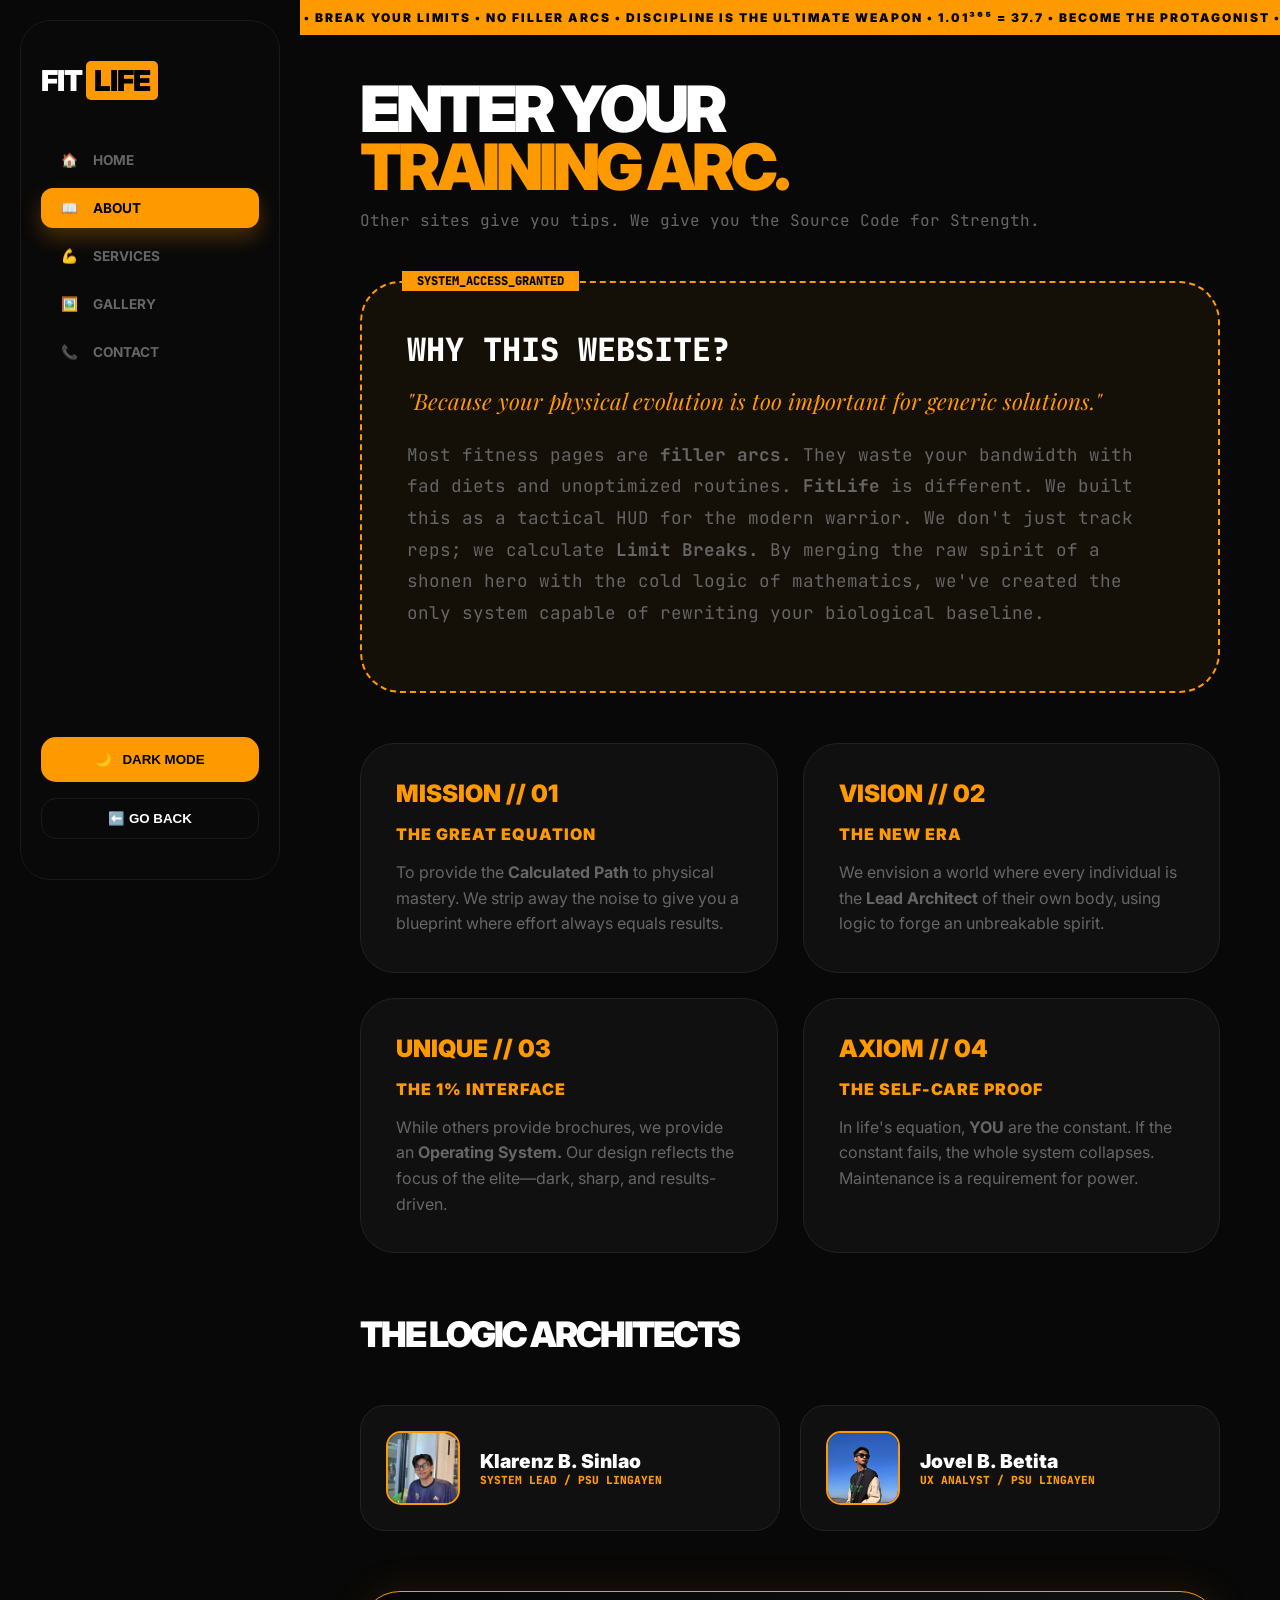
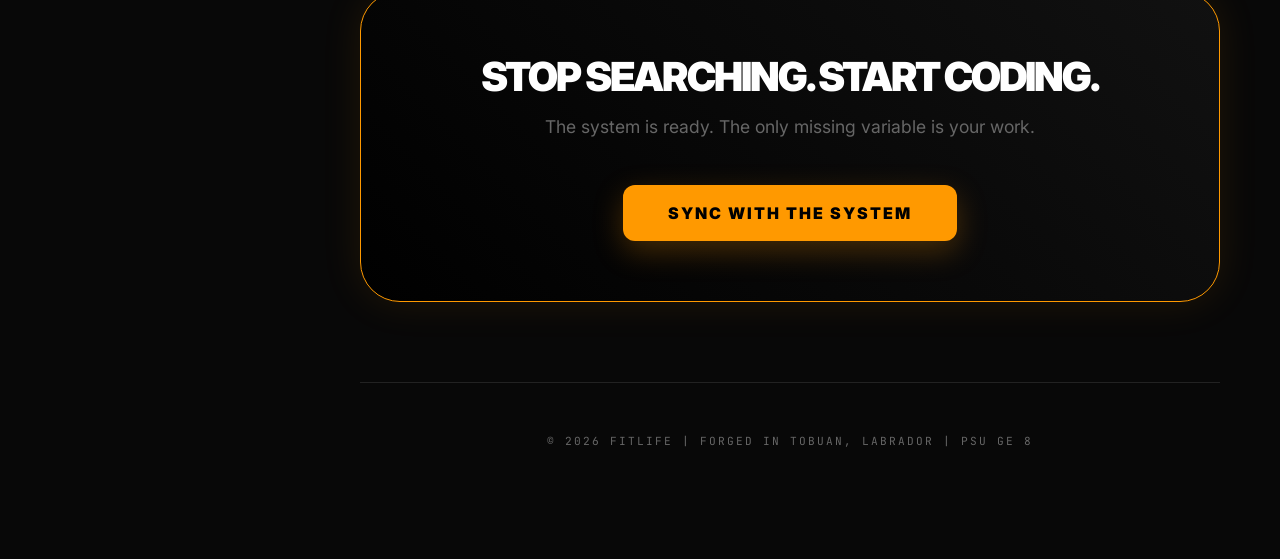
<file: about.html>
<!DOCTYPE html>
<html lang="en">
<head>
    <meta charset="UTF-8">
    <meta name="viewport" content="width=device-width, initial-scale=1.0">
    <title>About | The Fitness Equation</title>
    <link href="https://fonts.googleapis.com/css2?family=Inter:wght@400;700;900&family=Playfair+Display:ital,wght@1,700;1,900&family=JetBrains+Mono:wght@500&display=swap" rel="stylesheet">
    <style>
        :root {
            --bg-main: #080808;
            --text-main: #ffffff;
            --text-dim: #666;
            --sidebar-bg: rgba(10, 10, 10, 0.98);
            --sidebar-border: #1a1a1a;
            --accent-orange: #ff9900;
            --accent-glow: rgba(255, 153, 0, 0.25);
            --glass-card: rgba(18, 18, 18, 0.8);
            --card-border: #222;
        }

        body.light-mode {
            --bg-main: #f0f0f0;
            --text-main: #111111;
            --text-dim: #888;
            --sidebar-bg: rgba(255, 255, 255, 0.95);
            --sidebar-border: #ddd;
            --glass-card: rgba(255, 255, 255, 0.9);
            --card-border: #ccc;
        }

        body {
            background-color: var(--bg-main);
            color: var(--text-main);
            margin: 0;
            font-family: 'Inter', sans-serif;
            transition: 0.4s ease;
        }

        /* SIDEBAR NAVIGATION */
        .sidebar {
            position: fixed; left: 20px; top: 20px; height: calc(100vh - 40px); width: 260px;
            background: var(--sidebar-bg); backdrop-filter: blur(20px);
            border: 1px solid var(--sidebar-border); border-radius: 30px;
            display: flex; flex-direction: column; padding: 40px 20px; z-index: 1000;
            box-sizing: border-box;
        }

        .logo { font-weight: 900; font-size: 1.8rem; margin-bottom: 40px; display: flex; align-items: center; letter-spacing: -1px; }
        .logo span { background: var(--accent-orange); color: #000; padding: 2px 8px; border-radius: 5px; margin-left: 4px; }

        .nav-menu { display: flex; flex-direction: column; gap: 8px; }

        .nav-item {
            text-decoration: none; color: #666; padding: 12px 20px; border-radius: 12px;
            font-weight: 700; font-size: 0.85rem; display: flex; align-items: center; gap: 15px; transition: 0.3s;
        }
        .nav-item.active { background: var(--accent-orange); color: #000 !important; box-shadow: 0 10px 20px var(--accent-glow); }
        .nav-item:hover:not(.active) { color: var(--accent-orange); background: rgba(255, 153, 0, 0.05); }

        #theme-toggle {
            margin-top: auto; background: var(--accent-orange); border: none; padding: 15px;
            border-radius: 15px; font-weight: 900; cursor: pointer; color: #000;
            display: flex; align-items: center; justify-content: center; gap: 10px;
        }

        .back-btn {
            margin-top: 16px;
            background: transparent;
            border: 1px solid var(--sidebar-border);
            color: var(--text-main);
            padding: 12px 16px;
            border-radius: 15px;
            cursor: pointer;
            font-weight: 800;
            transition: background 0.3s ease, border-color 0.3s ease;
        }
        .back-btn:hover {
            background: rgba(255, 153, 0, 0.12);
            border-color: var(--accent-orange);
        }

        /* CONTENT AREA */
        .content-area { margin-left: 300px; padding: 80px 60px 60px 60px; }

        /* TICKER */
        .ticker-wrap {
            background: var(--accent-orange); color: #000;
            padding: 10px 0; font-weight: 900; font-size: 0.75rem;
            text-transform: uppercase; letter-spacing: 2px;
            position: fixed; top: 0; left: 300px; width: calc(100% - 300px); z-index: 999;
        }
        .ticker { display: flex; animation: ticker 40s linear infinite; white-space: nowrap; }
        @keyframes ticker { 0% { transform: translateX(0); } 100% { transform: translateX(-50%); } }

        /* SECTIONS */
        .math-header { margin-bottom: 50px; }
        
        .hero-box {
            font-family: 'JetBrains Mono', monospace;
            background: rgba(255, 153, 0, 0.05);
            border: 2px dashed var(--accent-orange);
            padding: 45px;
            border-radius: 40px;
            margin-bottom: 50px;
            position: relative;
        }

        .hero-box::before {
            content: "SYSTEM_ACCESS_GRANTED";
            position: absolute; top: -12px; left: 40px;
            background: var(--accent-orange); color: #000;
            padding: 2px 15px; font-size: 0.75rem; font-weight: 900;
        }

        .math-grid {
            display: grid;
            grid-template-columns: repeat(2, 1fr);
            gap: 25px;
            margin-top: 40px;
        }

        .m-card {
            background: var(--glass-card); border: 1px solid var(--card-border);
            padding: 35px; border-radius: 35px; transition: 0.4s;
            position: relative; overflow: hidden;
        }
        .m-card:hover { border-color: var(--accent-orange); transform: translateY(-5px); }

        .m-card h3 { color: var(--accent-orange); font-size: 1rem; text-transform: uppercase; letter-spacing: 1px; margin-bottom: 15px; font-weight: 900;}
        .m-card p { font-size: 1rem; line-height: 1.6; color: var(--text-dim); margin-bottom: 0; }
        
        .math-symbol {
            font-size: 1.5rem; color: var(--accent-orange); margin-bottom: 15px; display: block; font-weight: 900;
        }

        /* TEAM SECTION */
        .crew-section { display: grid; grid-template-columns: repeat(2, 1fr); gap: 20px; margin-top: 50px; }
        .member {
            background: var(--glass-card); border: 1px solid var(--card-border);
            padding: 25px; border-radius: 25px; display: flex; align-items: center; gap: 20px;
        }
        .member img { width: 70px; height: 70px; border-radius: 15px; border: 2px solid var(--accent-orange); object-fit: cover; }

        .cta-banner {
            margin-top: 60px; text-align: center; padding: 60px; 
            background: linear-gradient(45deg, #000, #111);
            border: 1px solid var(--accent-orange); border-radius: 40px;
            box-shadow: 0 0 40px rgba(255, 153, 0, 0.1);
        }

        @media (max-width: 1100px) {
            .math-grid, .crew-section { grid-template-columns: 1fr; }
            .content-area { margin-left: 100px; padding: 80px 20px; }
            .sidebar { width: 85px; left: 10px; }
            .nav-item span, .logo span, #theme-toggle span { display: none; }
            .ticker-wrap { left: 100px; width: calc(100% - 100px); }
        }
    </style>
</head>
<body>

    <div class="ticker-wrap">
        <div class="ticker">
            <span>&nbsp;• BREAK YOUR LIMITS • NO FILLER ARCS • DISCIPLINE IS THE ULTIMATE WEAPON • 1.01³⁶⁵ = 37.7 • BECOME THE PROTAGONIST • SOLVE THE EQUATION •&nbsp;</span>
            <span>&nbsp;• BREAK YOUR LIMITS • NO FILLER ARCS • DISCIPLINE IS THE ULTIMATE WEAPON • 1.01³⁶⁵ = 37.7 • BECOME THE PROTAGONIST • SOLVE THE EQUATION •&nbsp;</span>
        </div>
    </div>

    <aside class="sidebar">
        <div class="logo">FIT<span>LIFE</span></div>
        <nav class="nav-menu">
            <a href="index.html" class="nav-item">🏠 <span>HOME</span></a>
            <a href="about.html" class="nav-item active">📖 <span>ABOUT</span></a>
            <a href="services.html" class="nav-item">💪 <span>SERVICES</span></a>
            <a href="gallery.html" class="nav-item">🖼️ <span>GALLERY</span></a>
            <a href="contact.html" class="nav-item">📞 <span>CONTACT</span></a>
        </nav>
        
        <button id="theme-toggle">
            <span id="theme-icon">🌙</span> <span id="theme-text">DARK MODE</span>
        </button>
        <button onclick="history.back()" class="back-btn">⬅️ <span>GO BACK</span></button>
    </aside>

    <main class="content-area">
        <header class="math-header">
            <h1 style="font-size: 4rem; font-weight: 900; letter-spacing: -4px; margin: 0; line-height: 0.9;">ENTER YOUR<br><span style="color:var(--accent-orange)">TRAINING ARC.</span></h1>
            <p style="color: var(--text-dim); font-family: 'JetBrains Mono'; font-size: 1rem; margin-top: 15px;">Other sites give you tips. We give you the Source Code for Strength.</p>
        </header>

        <section class="hero-box">
            <h2 style="margin: 0; font-size: 2rem; color: var(--text-main); font-weight: 900; text-transform: uppercase;">Why This Website?</h2>
            <p style="font-family: 'Playfair Display', serif; font-size: 1.4rem; font-style: italic; color: var(--accent-orange); margin-top: 15px;">
                "Because your physical evolution is too important for generic solutions."
            </p>
            <p style="margin-top: 20px; line-height: 1.8; color: var(--text-dim); font-size: 1.1rem;">
                Most fitness pages are <b>filler arcs.</b> They waste your bandwidth with fad diets and unoptimized routines. <b>FitLife</b> is different. We built this as a tactical HUD for the modern warrior. We don't just track reps; we calculate <b>Limit Breaks.</b> By merging the raw spirit of a shonen hero with the cold logic of mathematics, we've created the only system capable of rewriting your biological baseline.
            </p>
        </section>

        <div class="math-grid">
            <div class="m-card">
                <span class="math-symbol">MISSION // 01</span>
                <h3>The Great Equation</h3>
                <p>To provide the <b>Calculated Path</b> to physical mastery. We strip away the noise to give you a blueprint where effort always equals results.</p>
            </div>
            <div class="m-card">
                <span class="math-symbol">VISION // 02</span>
                <h3>The New Era</h3>
                <p>We envision a world where every individual is the <b>Lead Architect</b> of their own body, using logic to forge an unbreakable spirit.</p>
            </div>
            <div class="m-card">
                <span class="math-symbol">UNIQUE // 03</span>
                <h3>The 1% Interface</h3>
                <p>While others provide brochures, we provide an <b>Operating System.</b> Our design reflects the focus of the elite—dark, sharp, and results-driven.</p>
            </div>
            <div class="m-card">
                <span class="math-symbol">AXIOM // 04</span>
                <h3>The Self-Care Proof</h3>
                <p>In life's equation, <b>YOU</b> are the constant. If the constant fails, the whole system collapses. Maintenance is a requirement for power.</p>
            </div>
        </div>

        <h2 style="font-size: 2.2rem; font-weight: 900; margin-top: 60px; letter-spacing: -2px;">THE LOGIC ARCHITECTS</h2>
        <div class="crew-section">
            <div class="member">
                <img src="kla.jpg" alt="Klarenz" onerror="this.src='https://via.placeholder.com/70/ff9900/000000?text=KS'">
                <div>
                    <h4 style="margin: 0; font-size: 1.2rem; font-weight: 900;">Klarenz B. Sinlao</h4>
                    <p style="margin: 0; font-size: 0.7rem; color: var(--accent-orange); font-weight: 900; text-transform: uppercase; font-family: 'JetBrains Mono';">System Lead / PSU Lingayen</p>
                </div>
            </div>
            <div class="member">
                <img src="jovels.jpg" alt="Jovel" onerror="this.src='https://via.placeholder.com/70/ff9900/000000?text=JB'">
                <div>
                    <h4 style="margin: 0; font-size: 1.2rem; font-weight: 900;">Jovel B. Betita</h4>
                    <p style="margin: 0; font-size: 0.7rem; color: var(--accent-orange); font-weight: 900; text-transform: uppercase; font-family: 'JetBrains Mono';">UX Analyst / PSU Lingayen</p>
                </div>
            </div>
        </div>

        <div class="cta-banner">
            <h2 style="font-size: 2.5rem; font-weight: 900; margin: 0; letter-spacing: -2px;">STOP SEARCHING. START CODING.</h2>
            <p style="color: var(--text-dim); margin-top: 15px; font-size: 1.1rem;">The system is ready. The only missing variable is your work.</p>
            <a href="services.html" style="display: inline-block; margin-top: 30px; padding: 18px 45px; background: var(--accent-orange); color: #000; text-decoration: none; font-weight: 900; border-radius: 12px; letter-spacing: 2px; transition: 0.3s; box-shadow: 0 10px 30px var(--accent-glow);">SYNC WITH THE SYSTEM</a>
        </div>

        <footer style="margin-top: 80px; padding: 40px 0; border-top: 1px solid var(--card-border); text-align: center;">
            <p style="font-family: 'JetBrains Mono'; font-size: 0.7rem; color: var(--text-dim); letter-spacing: 2px;">© 2026 FITLIFE | FORGED IN TOBUAN, LABRADOR | PSU GE 8</p>
        </footer>
    </main>

    <script>
        const themeBtn = document.getElementById('theme-toggle');
        const themeIcon = document.getElementById('theme-icon');
        const themeText = document.getElementById('theme-text');

        function updateThemeUI(isLight) {
            themeIcon.innerText = isLight ? '☀️' : '🌙';
            themeText.innerText = isLight ? 'LIGHT MODE' : 'DARK MODE';
        }

        themeBtn.onclick = () => {
            document.body.classList.toggle('light-mode');
            const isLight = document.body.classList.contains('light-mode');
            updateThemeUI(isLight);
            localStorage.setItem('fitlife-theme', isLight ? 'light' : 'dark');
        };

        window.onload = () => {
            const savedTheme = localStorage.getItem('fitlife-theme');
            if (savedTheme === 'light') {
                document.body.classList.add('light-mode');
                updateThemeUI(true);
            }
        };
    </script>
</body>
</html>
</file>
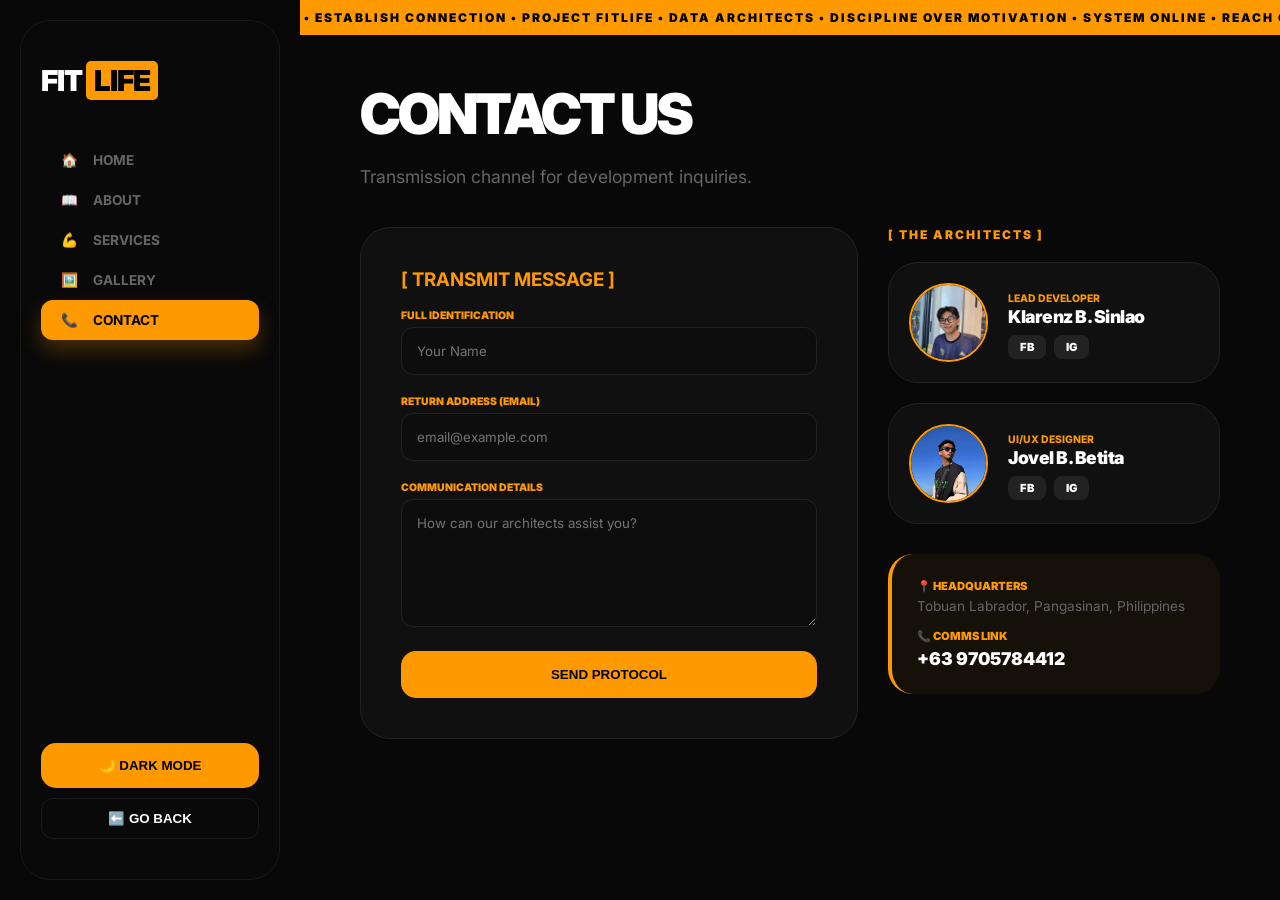
<file: contact.html>
<!DOCTYPE html>
<html lang="en">
<head>
    <meta charset="UTF-8">
    <meta name="viewport" content="width=device-width, initial-scale=1.0">
    <title>Contact | FitLife Architect</title>
    <link href="https://fonts.googleapis.com/css2?family=Inter:wght@400;700;900&display=swap" rel="stylesheet">
    <style>
        :root {
            --bg-main: #080808;
            --text-main: #ffffff;
            --sidebar-bg: rgba(10, 10, 10, 0.98);
            --sidebar-border: #1a1a1a;
            --accent-orange: #ff9900;
            --accent-glow: rgba(255, 153, 0, 0.25);
            --glass-card: rgba(18, 18, 18, 0.8);
            --card-border: #222;
            --text-dim: #666;
        }

        body.light-mode {
            --bg-main: #f0f0f0;
            --text-main: #111111;
            --sidebar-bg: rgba(255, 255, 255, 0.95);
            --sidebar-border: #ddd;
            --glass-card: rgba(255, 255, 255, 0.9);
            --card-border: #ccc;
            --text-dim: #444;
        }

        body {
            background-color: var(--bg-main);
            color: var(--text-main);
            margin: 0;
            font-family: 'Inter', sans-serif;
            transition: background-color 0.4s ease, color 0.4s ease;
        }

        /* SIDEBAR */
        .sidebar {
            position: fixed; left: 20px; top: 20px; height: calc(100vh - 40px); width: 260px;
            background: var(--sidebar-bg); backdrop-filter: blur(20px);
            border: 1px solid var(--sidebar-border); border-radius: 30px;
            display: flex; flex-direction: column; padding: 40px 20px; z-index: 1000;
            box-sizing: border-box;
        }

        .logo { font-weight: 900; font-size: 1.8rem; margin-bottom: 40px; display: flex; align-items: center; letter-spacing: -1px; }
        .logo span { background: var(--accent-orange); color: #000; padding: 2px 8px; border-radius: 5px; margin-left: 4px; }

        .nav-item {
            text-decoration: none; color: var(--text-dim); padding: 12px 20px; border-radius: 12px;
            font-weight: 700; font-size: 0.85rem; display: flex; align-items: center; gap: 15px; transition: 0.3s;
        }
        .nav-item.active { background: var(--accent-orange); color: #000 !important; box-shadow: 0 10px 20px var(--accent-glow); }

        /* TICKER */
        .ticker-wrap {
            background: var(--accent-orange); color: #000;
            padding: 10px 0; font-weight: 900; font-size: 0.75rem;
            text-transform: uppercase; letter-spacing: 2px;
            position: fixed; top: 0; left: 300px; width: calc(100% - 300px); z-index: 999;
        }
        .ticker { display: flex; animation: ticker 40s linear infinite; white-space: nowrap; }
        @keyframes ticker { 0% { transform: translateX(0); } 100% { transform: translateX(-50%); } }

        /* CONTENT */
        .content-area { margin-left: 300px; padding: 80px 60px 60px 60px; }

        /* GRID SYSTEM */
        .contact-grid {
            display: grid;
            grid-template-columns: 1.2fr 0.8fr;
            gap: 30px;
            margin-top: 20px;
        }

        /* FORM STYLES */
        .contact-box {
            background: var(--glass-card);
            border: 1px solid var(--card-border);
            padding: 40px;
            border-radius: 30px;
        }

        label { display: block; font-size: 0.65rem; font-weight: 900; color: var(--accent-orange); text-transform: uppercase; margin-bottom: 5px; }
        input, textarea {
            width: 100%; background: rgba(0,0,0,0.2); border: 1px solid var(--card-border);
            color: var(--text-main); padding: 15px; border-radius: 12px; outline: none; margin-bottom: 20px;
            box-sizing: border-box; font-family: 'Inter', sans-serif; transition: 0.3s;
        }
        input:focus, textarea:focus { border-color: var(--accent-orange); background: rgba(255,153,0,0.05); }

        .submit-btn {
            width: 100%; padding: 16px; background: var(--accent-orange);
            border: none; border-radius: 15px; font-weight: 900; cursor: pointer; transition: 0.3s;
        }
        .submit-btn:hover { transform: translateY(-3px); box-shadow: 0 10px 20px var(--accent-glow); }

        /* DEVELOPER CARDS */
        .dev-column { display: flex; flex-direction: column; gap: 20px; }
        .dev-card {
            background: var(--glass-card); border: 1px solid var(--card-border);
            padding: 20px; border-radius: 30px; display: flex; align-items: center; gap: 20px;
            transition: 0.3s ease;
        }
        .dev-card:hover { border-color: var(--accent-orange); transform: translateX(5px); }

        .dev-img { width: 75px; height: 75px; border-radius: 50%; object-fit: cover; border: 2px solid var(--accent-orange); }
        .dev-info h4 { margin: 0; font-size: 1.1rem; font-weight: 900; letter-spacing: -0.5px; }
        .dev-info span { color: var(--accent-orange); font-size: 0.65rem; font-weight: 800; text-transform: uppercase; }

        .social-links { display: flex; gap: 8px; margin-top: 8px; }
        .mini-link {
            text-decoration: none; color: var(--text-main); font-size: 0.7rem; font-weight: 900;
            padding: 5px 12px; background: var(--card-border); border-radius: 8px; transition: 0.2s;
        }
        .mini-link:hover { background: var(--accent-orange); color: #000; }

        .location-box {
            padding: 25px; background: rgba(255,153,0,0.05);
            border-radius: 25px; border-left: 4px solid var(--accent-orange);
            margin-top: 10px;
        }

        #theme-toggle { margin-top: auto; background: var(--accent-orange); border: none; padding: 15px; border-radius: 15px; font-weight: 900; cursor: pointer; color: #000; }
        .back-btn { margin-top: 10px; background: transparent; border: 1px solid var(--sidebar-border); color: var(--text-main); padding: 12px; border-radius: 12px; cursor: pointer; font-weight: 800; }

        @media (max-width: 1100px) {
            .contact-grid { grid-template-columns: 1fr; }
            .sidebar { width: 85px; left: 10px; }
            .nav-item span, .logo span { display: none; }
            .content-area { margin-left: 100px; padding: 60px 20px; }
            .ticker-wrap { left: 100px; width: calc(100% - 100px); }
        }
    </style>
</head>
<body>

    <div class="ticker-wrap">
        <div class="ticker">
            <span>&nbsp;• ESTABLISH CONNECTION • PROJECT FITLIFE • DATA ARCHITECTS • DISCIPLINE OVER MOTIVATION • SYSTEM ONLINE • REACH OUT •&nbsp;</span>
            <span>&nbsp;• ESTABLISH CONNECTION • PROJECT FITLIFE • DATA ARCHITECTS • DISCIPLINE OVER MOTIVATION • SYSTEM ONLINE • REACH OUT •&nbsp;</span>
        </div>
    </div>

    <aside class="sidebar">
        <div class="logo">FIT<span>LIFE</span></div>
        <nav class="nav-menu">
            <a href="index.html" class="nav-item">🏠 <span>HOME</span></a>
            <a href="about.html" class="nav-item">📖 <span>ABOUT</span></a>
            <a href="services.html" class="nav-item">💪 <span>SERVICES</span></a>
            <a href="gallery.html" class="nav-item">🖼️ <span>GALLERY</span></a>
            <a href="contact.html" class="nav-item active">📞 <span>CONTACT</span></a>
        </nav>
        <button id="theme-toggle">🌙 <span>DARK MODE</span></button>
        <button onclick="history.back()" class="back-btn">⬅️ <span>GO BACK</span></button>
    </aside>

    <main class="content-area">
        <header>
            <h1 style="font-size: 3.5rem; font-weight: 900; letter-spacing: -3px; margin: 0;">CONTACT US</h1>
            <p style="color: var(--text-dim); font-size: 1.1rem; margin-bottom: 40px;">Transmission channel for development inquiries.</p>
        </header>

        <div class="contact-grid">
            <section class="contact-box">
                <h3 style="margin-top:0; color:var(--accent-orange)">[ TRANSMIT MESSAGE ]</h3>
                <form action="#">
                    <label>Full Identification</label>
                    <input type="text" placeholder="Your Name">
                    
                    <label>Return Address (Email)</label>
                    <input type="email" placeholder="email@example.com">
                    
                    <label>Communication Details</label>
                    <textarea rows="6" placeholder="How can our architects assist you?"></textarea>
                    
                    <button type="submit" class="submit-btn">SEND PROTOCOL</button>
                </form>
            </section>

            <div class="dev-column">
                <h3 style="margin: 0; font-size: 0.75rem; color: var(--accent-orange); letter-spacing: 2px; font-weight: 900;">[ THE ARCHITECTS ]</h3>
                
                <div class="dev-card">
                    <img src="kla.jpg" alt="Klarenz" class="dev-img">
                    <div class="dev-info">
                        <span>Lead Developer</span>
                        <h4>Klarenz B. Sinlao</h4>
                        <div class="social-links">
                            <a href="https://www.facebook.com/klarenz.sinlao.2024" target="_blank" class="mini-link">FB</a>
                            <a href="https://www.instagram.com/klarenzo0?igsh=OGNhdnU5Z3QzcTlj" target="_blank" class="mini-link">IG</a>
                        </div>
                    </div>
                </div>

                <div class="dev-card">
                    <img src="jovels.jpg" alt="Jovel" class="dev-img" onerror="this.src='https://via.placeholder.com/75/ff9900/000000?text=JB'">
                    <div class="dev-info">
                        <span>UI/UX Designer</span>
                        <h4>Jovel B. Betita</h4>
                        <div class="social-links">
                            <a href="https://www.facebook.com/jovel.betita.39" target="_blank" class="mini-link">FB</a>
                            <a href="https://www.instagram.com/_ur.jovs?igsh=dGxqMDN3ZHN6eGR6" target="_blank" class="mini-link">IG</a>
                        </div>
                    </div>
                </div>

                <div class="location-box">
                    <p style="font-weight: 900; font-size: 0.7rem; color: var(--accent-orange); margin: 0 0 5px 0;">📍 HEADQUARTERS</p>
                    <p style="font-size: 0.85rem; color: var(--text-dim); margin: 0 0 15px 0;">Tobuan Labrador, Pangasinan, Philippines</p>
                    
                    <p style="font-weight: 900; font-size: 0.7rem; color: var(--accent-orange); margin: 0 0 5px 0;">📞 COMMS LINK</p>
                    <p style="font-size: 1.1rem; font-weight: 900; color: var(--text-main); margin: 0;">+63 9705784412</p>
                </div>
            </div>
        </div>
    </main>

    <script>
        const themeBtn = document.getElementById('theme-toggle');
        const updateTheme = (isLight) => {
            document.body.classList.toggle('light-mode', isLight);
            themeBtn.querySelector('span').innerText = isLight ? 'LIGHT MODE' : 'DARK MODE';
            themeBtn.childNodes[0].textContent = isLight ? '☀️ ' : '🌙 ';
            localStorage.setItem('fitlife-theme', isLight ? 'light' : 'dark');
        };

        themeBtn.onclick = () => updateTheme(!document.body.classList.contains('light-mode'));

        window.onload = () => {
            const saved = localStorage.getItem('fitlife-theme');
            if (saved === 'light') updateTheme(true);
        };
    </script>
</body>
</html>
</file>
